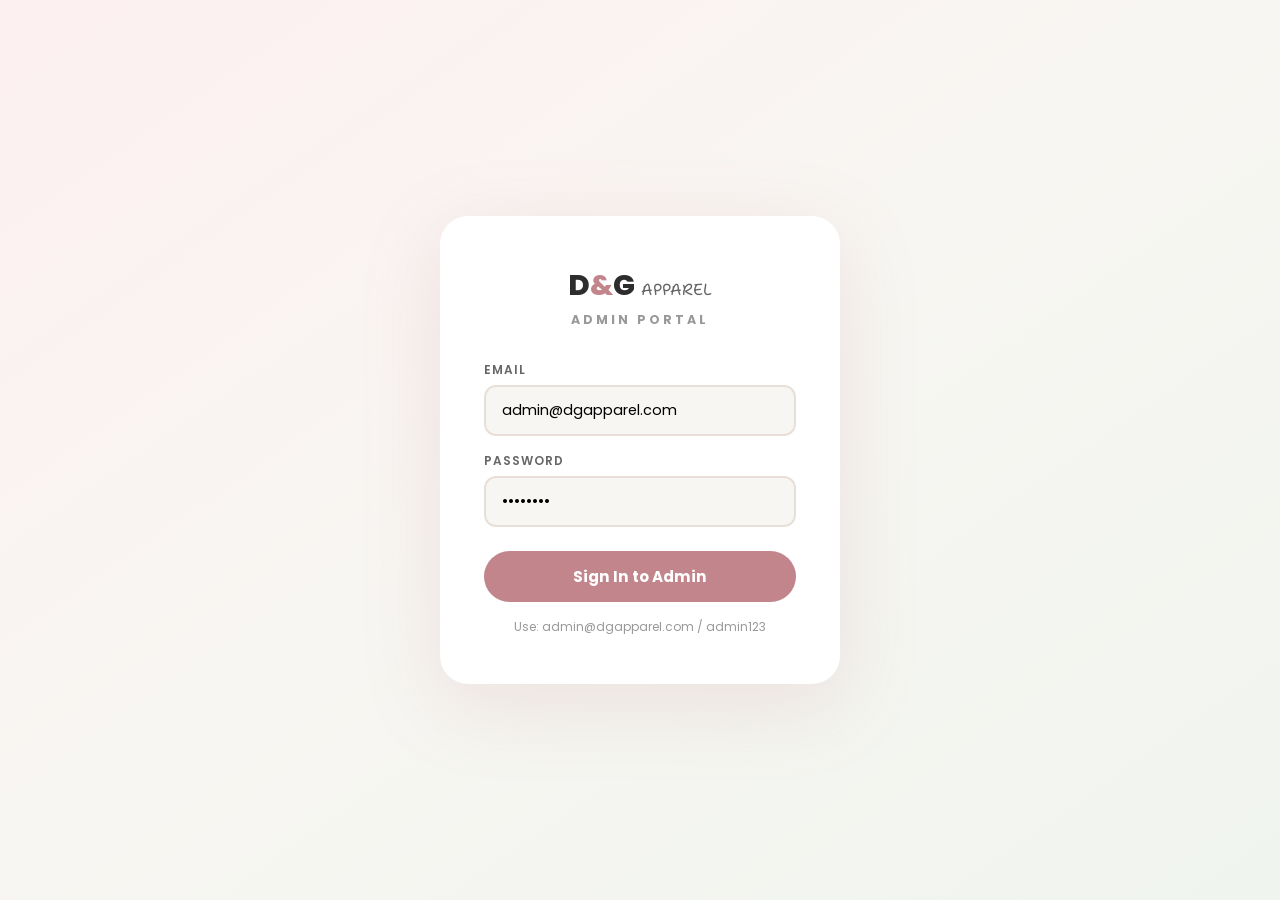
<file: PROJECTS/admin.html>
<!DOCTYPE html>
<html lang="en">
<head>
<meta charset="UTF-8">
<meta name="viewport" content="width=device-width, initial-scale=1.0">
<title>Admin — D&G Apparel</title>
<link href="https://fonts.googleapis.com/css2?family=Poppins:wght@300;400;500;600;700;800&family=Shantell+Sans:wght@300;400;500&display=swap" rel="stylesheet">
<style>
:root {
  --red: #c2858c;
  --red-dark: #b8737a;
  --red-light: #f1aaaa;
  --red-pale: #fdf0f1;
  --green: #556b44;
  --green-light: #92c28a;
  --green-pale: #eef5ea;
  --sage: #9a9b86;
  --orange: #eace89;
  --orange-pale: #fdf8ee;
  --cream: #f7f6f2;
  --white: #ffffff;
  --text-dark: #2d2d2d;
  --text-mid: #666;
  --text-light: #999;
  --border: #e8e0d8;
  --shadow: 0 4px 24px rgba(194,133,140,0.10);
  --shadow-hover: 0 8px 40px rgba(194,133,140,0.18);
  --radius: 20px;
  --radius-sm: 12px;
  --sidebar-w: 240px;
  --font-head: 'Poppins', sans-serif;
  --font-body: 'Shantell Sans', cursive;
  --transition: 0.25s cubic-bezier(0.4,0,0.2,1);
}
*, *::before, *::after { box-sizing: border-box; margin: 0; padding: 0; }
html { scroll-behavior: smooth; }
body { font-family: var(--font-head); background: var(--cream); color: var(--text-dark); min-height: 100vh; display: flex; overflow-x: hidden; }

/* ===== LOGIN ===== */
#loginScreen {
  position: fixed; inset: 0; z-index: 9999; display: flex; align-items: center; justify-content: center;
  background: linear-gradient(145deg, var(--red-pale) 0%, var(--cream) 50%, #f0f4ee 100%);
}
.login-card {
  background: white; border-radius: 28px; padding: 48px 44px; width: 100%; max-width: 400px;
  box-shadow: 0 20px 80px rgba(194,133,140,0.18); text-align: center;
  animation: slideUp 0.5s ease forwards;
}
@keyframes slideUp { from { opacity:0; transform:translateY(30px); } to { opacity:1; transform:translateY(0); } }
.login-logo { font-family: var(--font-head); font-weight: 800; font-size: 1.8rem; color: var(--text-dark); margin-bottom: 4px; }
.login-logo span { color: var(--red); }
.login-sub { font-size: 0.78rem; font-weight: 700; letter-spacing: 3px; text-transform: uppercase; color: var(--text-light); margin-bottom: 32px; }
.login-label { font-size: 0.75rem; font-weight: 600; text-transform: uppercase; letter-spacing: 1px; color: var(--text-mid); display: block; text-align: left; margin-bottom: 6px; margin-top: 16px; }
.login-input {
  width: 100%; padding: 13px 16px; border: 2px solid var(--border); border-radius: 12px;
  font-family: var(--font-head); font-size: 0.9rem; outline: none; transition: var(--transition);
  background: var(--cream);
}
.login-input:focus { border-color: var(--red); background: white; }
.login-btn {
  width: 100%; margin-top: 24px; padding: 14px; background: var(--red); color: white;
  border: none; border-radius: 100px; font-family: var(--font-head); font-size: 0.95rem;
  font-weight: 700; cursor: pointer; transition: var(--transition);
}
.login-btn:hover { background: var(--red-dark); transform: translateY(-2px); box-shadow: 0 8px 24px rgba(194,133,140,0.4); }
.login-hint { font-size: 0.75rem; color: var(--text-light); margin-top: 16px; }

/* ===== SIDEBAR ===== */
.sidebar {
  width: var(--sidebar-w); min-height: 100vh; background: white;
  border-right: 1px solid var(--border); display: flex; flex-direction: column;
  position: fixed; top: 0; left: 0; bottom: 0; z-index: 200;
  transition: var(--transition);
}
.sidebar-logo {
  padding: 28px 24px 20px; border-bottom: 1px solid var(--border);
}
.sidebar-logo .logo-text { font-weight: 800; font-size: 1.25rem; }
.sidebar-logo .logo-text span { color: var(--red); }
.sidebar-logo .logo-small { font-size: 0.65rem; font-weight: 700; letter-spacing: 3px; color: var(--text-light); text-transform: uppercase; display: block; margin-top: 2px; }
.sidebar-logo .admin-badge {
  display: inline-block; background: var(--red-pale); color: var(--red);
  font-size: 0.62rem; font-weight: 700; letter-spacing: 1.5px; text-transform: uppercase;
  padding: 3px 10px; border-radius: 100px; margin-top: 8px;
}
.sidebar-nav { padding: 16px 12px; flex: 1; overflow-y: auto; }
.nav-section-label {
  font-size: 0.62rem; font-weight: 700; letter-spacing: 2px; text-transform: uppercase;
  color: var(--text-light); padding: 12px 12px 6px;
}
.nav-item {
  display: flex; align-items: center; gap: 12px; padding: 10px 14px; border-radius: 12px;
  font-size: 0.875rem; font-weight: 500; color: var(--text-mid);
  cursor: pointer; transition: var(--transition); margin-bottom: 2px; text-decoration: none;
}
.nav-item:hover { background: var(--cream); color: var(--text-dark); }
.nav-item.active { background: var(--red-pale); color: var(--red); font-weight: 600; }
.nav-item svg { flex-shrink: 0; opacity: 0.7; }
.nav-item.active svg { opacity: 1; }
.nav-badge {
  margin-left: auto; background: var(--red); color: white;
  font-size: 0.65rem; font-weight: 700; padding: 2px 7px; border-radius: 100px; min-width: 20px; text-align: center;
}
.sidebar-footer {
  padding: 16px 12px; border-top: 1px solid var(--border);
}
.sidebar-user {
  display: flex; align-items: center; gap: 10px; padding: 10px 14px; border-radius: 12px;
  cursor: pointer; transition: var(--transition);
}
.sidebar-user:hover { background: var(--cream); }
.user-avatar {
  width: 36px; height: 36px; border-radius: 50%; background: var(--red);
  color: white; font-weight: 700; font-size: 0.9rem; display: flex; align-items: center; justify-content: center;
  flex-shrink: 0;
}
.user-info .user-name { font-size: 0.82rem; font-weight: 600; }
.user-info .user-role { font-size: 0.7rem; color: var(--text-light); }

/* ===== MAIN CONTENT ===== */
.main { margin-left: var(--sidebar-w); flex: 1; min-height: 100vh; }
.topbar {
  background: white; border-bottom: 1px solid var(--border); padding: 16px 32px;
  display: flex; align-items: center; justify-content: space-between; position: sticky; top: 0; z-index: 100;
}
.topbar-left { display: flex; flex-direction: column; }
.topbar-title { font-size: 1.25rem; font-weight: 700; }
.topbar-sub { font-size: 0.78rem; color: var(--text-light); margin-top: 1px; }
.topbar-actions { display: flex; align-items: center; gap: 12px; }
.topbar-btn {
  display: flex; align-items: center; gap: 7px; padding: 9px 18px; border-radius: 100px;
  font-family: var(--font-head); font-size: 0.82rem; font-weight: 600; cursor: pointer; transition: var(--transition);
}
.topbar-btn.primary { background: var(--red); color: white; border: none; }
.topbar-btn.primary:hover { background: var(--red-dark); transform: translateY(-1px); }
.topbar-btn.ghost { background: none; color: var(--text-mid); border: 1.5px solid var(--border); }
.topbar-btn.ghost:hover { border-color: var(--red); color: var(--red); }

/* ===== CONTENT PANELS ===== */
.panel { display: none; padding: 32px; }
.panel.active { display: block; animation: fadeIn 0.25s ease; }
@keyframes fadeIn { from { opacity:0; transform:translateY(10px); } to { opacity:1; transform:translateY(0); } }

/* ===== STATS GRID ===== */
.stats-grid {
  display: grid; grid-template-columns: repeat(4, 1fr); gap: 20px; margin-bottom: 32px;
}
.stat-card {
  background: white; border-radius: var(--radius); padding: 24px; border: 1px solid var(--border);
  transition: var(--transition);
}
.stat-card:hover { box-shadow: var(--shadow-hover); transform: translateY(-2px); }
.stat-label { font-size: 0.72rem; font-weight: 700; letter-spacing: 2px; text-transform: uppercase; color: var(--text-light); margin-bottom: 10px; }
.stat-value { font-size: 2rem; font-weight: 800; color: var(--text-dark); line-height: 1; }
.stat-change { font-size: 0.75rem; font-weight: 600; margin-top: 8px; display: flex; align-items: center; gap: 4px; }
.stat-change.up { color: var(--green); }
.stat-change.down { color: var(--red); }
.stat-icon { width: 42px; height: 42px; border-radius: 12px; display: flex; align-items: center; justify-content: center; font-size: 1.2rem; margin-bottom: 14px; }
.stat-icon.red { background: var(--red-pale); }
.stat-icon.green { background: var(--green-pale); }
.stat-icon.orange { background: var(--orange-pale); }
.stat-icon.sage { background: #f3f3ef; }

/* ===== GRID 2 ===== */
.grid2 { display: grid; grid-template-columns: 1.5fr 1fr; gap: 20px; margin-bottom: 32px; }
.card {
  background: white; border-radius: var(--radius); border: 1px solid var(--border); overflow: hidden;
}
.card-header {
  padding: 20px 24px 16px; display: flex; align-items: center; justify-content: space-between;
  border-bottom: 1px solid var(--border);
}
.card-title { font-size: 0.95rem; font-weight: 700; }
.card-link { font-size: 0.78rem; color: var(--red); font-weight: 600; cursor: pointer; }
.card-link:hover { text-decoration: underline; }

/* ===== TABLE ===== */
.table-wrap { overflow-x: auto; }
table { width: 100%; border-collapse: collapse; }
th {
  font-size: 0.68rem; font-weight: 700; letter-spacing: 1.5px; text-transform: uppercase;
  color: var(--text-light); padding: 12px 16px; text-align: left; background: var(--cream);
  border-bottom: 1px solid var(--border);
}
td { padding: 13px 16px; font-size: 0.84rem; border-bottom: 1px solid var(--border); vertical-align: middle; }
tr:last-child td { border-bottom: none; }
tr:hover td { background: #fdfcfb; }
.order-num { font-weight: 700; color: var(--red); font-size: 0.8rem; }
.status-pill {
  display: inline-flex; align-items: center; gap: 5px; padding: 4px 10px; border-radius: 100px;
  font-size: 0.72rem; font-weight: 700;
}
.status-pill.delivered { background: var(--green-pale); color: var(--green); }
.status-pill.shipped { background: #e8f0fe; color: #1967d2; }
.status-pill.processing { background: var(--orange-pale); color: #b06a00; }
.status-pill.pending { background: var(--cream); color: var(--text-mid); }
.status-pill.cancelled { background: #fce8e8; color: #c62828; }
.status-pill::before { content: '●'; font-size: 0.5rem; }

/* ===== TOP PRODUCTS LIST ===== */
.product-row {
  display: flex; align-items: center; gap: 12px; padding: 12px 24px;
  border-bottom: 1px solid var(--border); transition: var(--transition);
}
.product-row:last-child { border-bottom: none; }
.product-row:hover { background: var(--cream); }
.prod-thumb {
  width: 44px; height: 44px; border-radius: 10px; overflow: hidden; background: var(--cream);
  flex-shrink: 0; border: 1px solid var(--border);
}
.prod-thumb img { width: 100%; height: 100%; object-fit: cover; }
.prod-thumb-placeholder {
  width: 44px; height: 44px; border-radius: 10px; background: var(--cream);
  display: flex; align-items: center; justify-content: center; font-size: 1.2rem;
  flex-shrink: 0; border: 1px solid var(--border);
}
.prod-info .prod-name { font-size: 0.82rem; font-weight: 600; }
.prod-info .prod-cat { font-size: 0.72rem; color: var(--text-light); }
.prod-sales { margin-left: auto; text-align: right; }
.prod-sales .sales-num { font-size: 0.88rem; font-weight: 700; }
.prod-sales .sales-label { font-size: 0.68rem; color: var(--text-light); }
.rank-num { font-size: 0.7rem; font-weight: 800; color: var(--text-light); width: 20px; flex-shrink: 0; }

/* ===== PRODUCTS MANAGEMENT ===== */
.filters-bar {
  display: flex; gap: 10px; align-items: center; margin-bottom: 24px; flex-wrap: wrap;
}
.filter-chip {
  padding: 7px 16px; border-radius: 100px; font-family: var(--font-head); font-size: 0.78rem;
  font-weight: 600; cursor: pointer; border: 1.5px solid var(--border); background: white;
  color: var(--text-mid); transition: var(--transition);
}
.filter-chip.active, .filter-chip:hover { background: var(--red); color: white; border-color: var(--red); }
.admin-input {
  padding: 9px 14px; border: 1.5px solid var(--border); border-radius: 10px;
  font-family: var(--font-head); font-size: 0.85rem; outline: none; transition: var(--transition);
  background: white;
}
.admin-input:focus { border-color: var(--red); }
.products-admin-grid {
  display: grid; grid-template-columns: repeat(auto-fill, minmax(220px, 1fr)); gap: 16px;
}
.product-admin-card {
  background: white; border-radius: var(--radius-sm); border: 1.5px solid var(--border);
  overflow: hidden; transition: var(--transition);
}
.product-admin-card:hover { border-color: var(--red-light); box-shadow: var(--shadow); }
.pac-img { height: 160px; overflow: hidden; background: var(--cream); position: relative; }
.pac-img img { width: 100%; height: 100%; object-fit: cover; transition: transform 0.4s ease; }
.product-admin-card:hover .pac-img img { transform: scale(1.05); }
.pac-badge {
  position: absolute; top: 8px; left: 8px; padding: 3px 9px; border-radius: 100px;
  font-size: 0.65rem; font-weight: 700; background: var(--red); color: white;
}
.pac-badge.green { background: var(--green); }
.pac-body { padding: 14px; }
.pac-name { font-size: 0.82rem; font-weight: 700; margin-bottom: 3px; line-height: 1.3; }
.pac-cat { font-size: 0.7rem; color: var(--text-light); margin-bottom: 8px; }
.pac-bottom { display: flex; align-items: center; justify-content: space-between; }
.pac-price { font-size: 0.9rem; font-weight: 800; color: var(--red); }
.pac-actions { display: flex; gap: 5px; }
.pac-btn {
  width: 28px; height: 28px; border-radius: 8px; display: flex; align-items: center; justify-content: center;
  cursor: pointer; transition: var(--transition); border: none;
}
.pac-btn.edit { background: var(--cream); color: var(--text-mid); }
.pac-btn.edit:hover { background: var(--orange-pale); color: #b06a00; }
.pac-btn.del { background: var(--cream); color: var(--text-mid); }
.pac-btn.del:hover { background: #fce8e8; color: #c62828; }

/* ===== ORDERS TABLE ===== */
.page-controls {
  display: flex; align-items: center; justify-content: space-between; margin-bottom: 24px; flex-wrap: wrap; gap: 12px;
}
.search-input-wrap { position: relative; }
.search-input-wrap svg { position: absolute; left: 12px; top: 50%; transform: translateY(-50%); color: var(--text-light); }
.search-input-wrap input { padding-left: 38px; width: 240px; }
.action-row { display: flex; gap: 8px; }

/* ===== INVENTORY ===== */
.inv-table th:first-child, .inv-table td:first-child { padding-left: 24px; }
.inv-table th:last-child, .inv-table td:last-child { padding-right: 24px; }
.stock-bar-wrap { display: flex; align-items: center; gap: 10px; }
.stock-bar-bg { height: 6px; width: 80px; background: var(--border); border-radius: 100px; overflow: hidden; }
.stock-bar-fill { height: 100%; border-radius: 100px; transition: width 0.4s ease; }
.stock-bar-fill.high { background: var(--green); }
.stock-bar-fill.mid { background: var(--orange); }
.stock-bar-fill.low { background: var(--red); }
.stock-num { font-size: 0.78rem; font-weight: 600; min-width: 30px; }
.edit-stock-btn {
  padding: 4px 10px; border-radius: 8px; font-family: var(--font-head); font-size: 0.72rem;
  font-weight: 600; cursor: pointer; border: 1.5px solid var(--border); background: white;
  color: var(--text-mid); transition: var(--transition);
}
.edit-stock-btn:hover { border-color: var(--red); color: var(--red); }

/* ===== CUSTOMERS ===== */
.customer-avatar {
  width: 34px; height: 34px; border-radius: 50%; display: flex; align-items: center; justify-content: center;
  font-weight: 700; font-size: 0.8rem; color: white; flex-shrink: 0;
}

/* ===== MODAL ===== */
.modal-overlay {
  position: fixed; inset: 0; background: rgba(0,0,0,0.4); z-index: 1000;
  display: flex; align-items: center; justify-content: center; padding: 20px;
  opacity: 0; pointer-events: none; transition: opacity 0.3s ease;
}
.modal-overlay.open { opacity: 1; pointer-events: all; }
.modal-box {
  background: white; border-radius: 24px; width: 100%; max-width: 520px; max-height: 90vh;
  overflow-y: auto; box-shadow: 0 24px 80px rgba(0,0,0,0.18);
  transform: translateY(20px); transition: transform 0.3s ease;
}
.modal-overlay.open .modal-box { transform: translateY(0); }
.modal-head {
  padding: 24px 28px 18px; display: flex; align-items: center; justify-content: space-between;
  border-bottom: 1px solid var(--border);
}
.modal-head h3 { font-size: 1.05rem; font-weight: 700; }
.modal-close {
  width: 32px; height: 32px; border-radius: 50%; background: var(--cream); border: none;
  cursor: pointer; display: flex; align-items: center; justify-content: center;
  font-size: 0.9rem; transition: var(--transition);
}
.modal-close:hover { background: var(--red-light); }
.modal-body { padding: 24px 28px; }
.form-group { margin-bottom: 18px; }
.form-label { display: block; font-size: 0.75rem; font-weight: 600; color: var(--text-mid); text-transform: uppercase; letter-spacing: 1px; margin-bottom: 7px; }
.form-control {
  width: 100%; padding: 11px 14px; border: 2px solid var(--border); border-radius: 10px;
  font-family: var(--font-head); font-size: 0.88rem; outline: none; transition: var(--transition);
  background: var(--cream);
}
.form-control:focus { border-color: var(--red); background: white; }
.form-row { display: grid; grid-template-columns: 1fr 1fr; gap: 14px; }
.modal-foot {
  padding: 16px 28px 24px; display: flex; gap: 10px; justify-content: flex-end;
}
.btn-cancel {
  padding: 10px 22px; border-radius: 100px; font-family: var(--font-head); font-size: 0.85rem;
  font-weight: 600; cursor: pointer; border: 1.5px solid var(--border); background: white;
  color: var(--text-mid); transition: var(--transition);
}
.btn-cancel:hover { border-color: var(--red); color: var(--red); }
.btn-save {
  padding: 10px 22px; border-radius: 100px; font-family: var(--font-head); font-size: 0.85rem;
  font-weight: 600; cursor: pointer; border: none; background: var(--red); color: white;
  transition: var(--transition);
}
.btn-save:hover { background: var(--red-dark); transform: translateY(-1px); }

/* ===== TOAST ===== */
.toast {
  position: fixed; bottom: 28px; right: 28px; background: var(--text-dark); color: white;
  padding: 13px 22px; border-radius: 12px; font-size: 0.85rem; font-weight: 500;
  z-index: 9999; transform: translateY(80px); opacity: 0; transition: all 0.3s ease;
  box-shadow: 0 8px 32px rgba(0,0,0,0.2); max-width: 340px;
}
.toast.show { transform: translateY(0); opacity: 1; }

/* ===== SETTINGS ===== */
.settings-grid { display: grid; grid-template-columns: 1fr 1fr; gap: 20px; }
.settings-card { background: white; border-radius: var(--radius); border: 1px solid var(--border); padding: 28px; }
.settings-card h4 { font-size: 0.92rem; font-weight: 700; margin-bottom: 4px; }
.settings-card .settings-desc { font-size: 0.78rem; color: var(--text-light); margin-bottom: 20px; }
.toggle-row { display: flex; align-items: center; justify-content: space-between; padding: 12px 0; border-bottom: 1px solid var(--border); }
.toggle-row:last-child { border-bottom: none; }
.toggle-label { font-size: 0.84rem; font-weight: 500; }
.toggle-sublabel { font-size: 0.72rem; color: var(--text-light); margin-top: 2px; }
.toggle {
  width: 44px; height: 24px; background: var(--border); border-radius: 100px;
  cursor: pointer; position: relative; transition: var(--transition); flex-shrink: 0; border: none;
}
.toggle.on { background: var(--green); }
.toggle::after {
  content: ''; position: absolute; width: 18px; height: 18px; border-radius: 50%;
  background: white; top: 3px; left: 3px; transition: var(--transition);
  box-shadow: 0 1px 4px rgba(0,0,0,0.2);
}
.toggle.on::after { left: 23px; }

/* ===== ANALYTICS BARS ===== */
.analytics-bar-wrap { padding: 20px 24px; }
.cat-bar-row { display: flex; align-items: center; gap: 14px; margin-bottom: 16px; }
.cat-bar-label { font-size: 0.78rem; font-weight: 600; width: 80px; flex-shrink: 0; }
.cat-bar-bg { flex: 1; height: 10px; background: var(--cream); border-radius: 100px; overflow: hidden; }
.cat-bar-fill { height: 100%; border-radius: 100px; transition: width 0.8s cubic-bezier(0.4,0,0.2,1); }
.cat-bar-num { font-size: 0.78rem; font-weight: 700; width: 50px; text-align: right; color: var(--text-mid); }

/* ===== MOBILE SIDEBAR TOGGLE ===== */
.mobile-toggle {
  display: none; position: fixed; top: 16px; left: 16px; z-index: 300;
  width: 40px; height: 40px; border-radius: 12px; background: white; border: 1px solid var(--border);
  cursor: pointer; align-items: center; justify-content: center; box-shadow: var(--shadow);
}

@media (max-width: 900px) {
  .sidebar { transform: translateX(-100%); }
  .sidebar.open { transform: translateX(0); }
  .main { margin-left: 0; }
  .mobile-toggle { display: flex; }
  .stats-grid { grid-template-columns: 1fr 1fr; }
  .grid2 { grid-template-columns: 1fr; }
  .settings-grid { grid-template-columns: 1fr; }
  .topbar { padding: 16px 16px 16px 64px; }
  .panel { padding: 24px 16px; }
}
@media (max-width: 600px) {
  .stats-grid { grid-template-columns: 1fr; }
  .form-row { grid-template-columns: 1fr; }
}
</style>
</head>
<body>

<!-- LOGIN SCREEN -->
<div id="loginScreen">
  <div class="login-card">
    <div class="login-logo">D<span>&</span>G <span style="font-family:var(--font-body);font-weight:400;font-size:1rem;color:var(--text-mid)">APPAREL</span></div>
    <div class="login-sub">Admin Portal</div>
    <label class="login-label">Email</label>
    <input class="login-input" id="loginEmail" type="email" placeholder="admin@dgapparel.com" value="admin@dgapparel.com">
    <label class="login-label">Password</label>
    <input class="login-input" id="loginPass" type="password" placeholder="••••••••" value="admin123">
    <button class="login-btn" onclick="doLogin()">Sign In to Admin</button>
    <p class="login-hint">Use: admin@dgapparel.com / admin123</p>
  </div>
</div>

<!-- MOBILE SIDEBAR TOGGLE -->
<button class="mobile-toggle" id="mobileToggle" onclick="document.getElementById('sidebar').classList.toggle('open')">
  <svg width="18" height="18" viewBox="0 0 24 24" fill="none" stroke="currentColor" stroke-width="2">
    <line x1="3" y1="6" x2="21" y2="6"/><line x1="3" y1="12" x2="21" y2="12"/><line x1="3" y1="18" x2="21" y2="18"/>
  </svg>
</button>

<!-- SIDEBAR -->
<aside class="sidebar" id="sidebar">
  <div class="sidebar-logo">
    <div class="logo-text">D<span>&</span>G <small style="font-family:var(--font-body);font-weight:400;font-size:0.85rem;color:var(--text-mid)">Apparel</small></div>
    <span class="admin-badge">Admin Panel</span>
  </div>
  <nav class="sidebar-nav">
    <div class="nav-section-label">Overview</div>
    <a class="nav-item active" onclick="showPanel('dashboard',this)">
      <svg width="16" height="16" viewBox="0 0 24 24" fill="none" stroke="currentColor" stroke-width="2"><rect x="3" y="3" width="7" height="7"/><rect x="14" y="3" width="7" height="7"/><rect x="14" y="14" width="7" height="7"/><rect x="3" y="14" width="7" height="7"/></svg>
      Dashboard
    </a>
    <a class="nav-item" onclick="showPanel('analytics',this)">
      <svg width="16" height="16" viewBox="0 0 24 24" fill="none" stroke="currentColor" stroke-width="2"><polyline points="22 12 18 12 15 21 9 3 6 12 2 12"/></svg>
      Analytics
    </a>
    <div class="nav-section-label" style="margin-top:8px;">Catalog</div>
    <a class="nav-item" onclick="showPanel('products',this)">
      <svg width="16" height="16" viewBox="0 0 24 24" fill="none" stroke="currentColor" stroke-width="2"><path d="M6 2 3 6v14a2 2 0 0 0 2 2h14a2 2 0 0 0 2-2V6l-3-4z"/><line x1="3" y1="6" x2="21" y2="6"/><path d="M16 10a4 4 0 0 1-8 0"/></svg>
      Products
    </a>
    <a class="nav-item" onclick="showPanel('inventory',this)">
      <svg width="16" height="16" viewBox="0 0 24 24" fill="none" stroke="currentColor" stroke-width="2"><rect x="2" y="7" width="20" height="14" rx="2"/><path d="M16 7V5a2 2 0 0 0-2-2h-4a2 2 0 0 0-2 2v2"/></svg>
      Inventory
    </a>
    <div class="nav-section-label" style="margin-top:8px;">Sales</div>
    <a class="nav-item" onclick="showPanel('orders',this)">
      <svg width="16" height="16" viewBox="0 0 24 24" fill="none" stroke="currentColor" stroke-width="2"><path d="M9 11l3 3L22 4"/><path d="M21 12v7a2 2 0 0 1-2 2H5a2 2 0 0 1-2-2V5a2 2 0 0 1 2-2h11"/></svg>
      Orders
      <span class="nav-badge" id="ordersNavBadge">5</span>
    </a>
    <a class="nav-item" onclick="showPanel('customers',this)">
      <svg width="16" height="16" viewBox="0 0 24 24" fill="none" stroke="currentColor" stroke-width="2"><path d="M17 21v-2a4 4 0 0 0-4-4H5a4 4 0 0 0-4 4v2"/><circle cx="9" cy="7" r="4"/><path d="M23 21v-2a4 4 0 0 0-3-3.87"/><path d="M16 3.13a4 4 0 0 1 0 7.75"/></svg>
      Customers
    </a>
    <div class="nav-section-label" style="margin-top:8px;">System</div>
    <a class="nav-item" onclick="showPanel('settings',this)">
      <svg width="16" height="16" viewBox="0 0 24 24" fill="none" stroke="currentColor" stroke-width="2"><circle cx="12" cy="12" r="3"/><path d="M19.07 4.93a10 10 0 0 1 0 14.14"/><path d="M4.93 4.93a10 10 0 0 0 0 14.14"/></svg>
      Settings
    </a>
  </nav>
  <div class="sidebar-footer">
    <div class="sidebar-user" onclick="doLogout()">
      <div class="user-avatar">A</div>
      <div class="user-info">
        <div class="user-name">Admin</div>
        <div class="user-role">Sign out</div>
      </div>
      <svg width="14" height="14" viewBox="0 0 24 24" fill="none" stroke="currentColor" stroke-width="2" style="color:var(--text-light);flex-shrink:0"><path d="M9 21H5a2 2 0 0 1-2-2V5a2 2 0 0 1 2-2h4"/><polyline points="16 17 21 12 16 7"/><line x1="21" y1="12" x2="9" y2="12"/></svg>
    </div>
  </div>
</aside>

<!-- MAIN -->
<main class="main">
  <div class="topbar">
    <div class="topbar-left">
      <div class="topbar-title" id="topbarTitle">Dashboard</div>
      <div class="topbar-sub" id="topbarSub">Welcome back, Admin 👋</div>
    </div>
    <div class="topbar-actions">
      <button class="topbar-btn ghost" onclick="showToast('Refreshed ✓')">
        <svg width="14" height="14" viewBox="0 0 24 24" fill="none" stroke="currentColor" stroke-width="2"><polyline points="23 4 23 10 17 10"/><polyline points="1 20 1 14 7 14"/><path d="M3.51 9a9 9 0 0 1 14.85-3.36L23 10M1 14l4.64 4.36A9 9 0 0 0 20.49 15"/></svg>
        Refresh
      </button>
      <button class="topbar-btn primary" onclick="openAddProduct()">
        <svg width="14" height="14" viewBox="0 0 24 24" fill="none" stroke="currentColor" stroke-width="2"><line x1="12" y1="5" x2="12" y2="19"/><line x1="5" y1="12" x2="19" y2="12"/></svg>
        Add Product
      </button>
    </div>
  </div>

  <!-- ===== DASHBOARD ===== -->
  <div class="panel active" id="panel-dashboard">
    <div class="stats-grid">
      <div class="stat-card">
        <div class="stat-icon red">💰</div>
        <div class="stat-label">Total Revenue</div>
        <div class="stat-value">₱84,320</div>
        <div class="stat-change up">▲ 12.4% this month</div>
      </div>
      <div class="stat-card">
        <div class="stat-icon green">📦</div>
        <div class="stat-label">Total Orders</div>
        <div class="stat-value">143</div>
        <div class="stat-change up">▲ 8 this week</div>
      </div>
      <div class="stat-card">
        <div class="stat-icon orange">👥</div>
        <div class="stat-label">Customers</div>
        <div class="stat-value">512</div>
        <div class="stat-change up">▲ 24 new this month</div>
      </div>
      <div class="stat-card">
        <div class="stat-icon sage">🛍️</div>
        <div class="stat-label">Products</div>
        <div class="stat-value" id="dashProductCount">16</div>
        <div class="stat-change up">▲ Active catalog</div>
      </div>
    </div>

    <div class="grid2">
      <!-- Recent Orders -->
      <div class="card">
        <div class="card-header">
          <div class="card-title">Recent Orders</div>
          <span class="card-link" onclick="showPanel('orders', document.querySelector('[onclick*=orders]'))">View all →</span>
        </div>
        <div class="table-wrap">
          <table>
            <thead><tr>
              <th>Order</th><th>Customer</th><th>Items</th><th>Total</th><th>Status</th>
            </tr></thead>
            <tbody id="dashOrdersBody"></tbody>
          </table>
        </div>
      </div>
      <!-- Top Products -->
      <div class="card">
        <div class="card-header">
          <div class="card-title">Top Products</div>
          <span class="card-link" onclick="showPanel('products', document.querySelector('[onclick*=products]'))">View all →</span>
        </div>
        <div id="topProductsList"></div>
      </div>
    </div>
  </div>

  <!-- ===== ANALYTICS ===== -->
  <div class="panel" id="panel-analytics">
    <div class="stats-grid">
      <div class="stat-card">
        <div class="stat-icon red">📈</div>
        <div class="stat-label">Avg Order Value</div>
        <div class="stat-value">₱1,048</div>
        <div class="stat-change up">▲ 5.2% vs last month</div>
      </div>
      <div class="stat-card">
        <div class="stat-icon green">🔄</div>
        <div class="stat-label">Repeat Customers</div>
        <div class="stat-value">38%</div>
        <div class="stat-change up">▲ 4% this quarter</div>
      </div>
      <div class="stat-card">
        <div class="stat-icon orange">❤️</div>
        <div class="stat-label">Wishlist Adds</div>
        <div class="stat-value">284</div>
        <div class="stat-change up">▲ 21 this week</div>
      </div>
      <div class="stat-card">
        <div class="stat-icon sage">🚚</div>
        <div class="stat-label">Shipped Today</div>
        <div class="stat-value">7</div>
        <div class="stat-change up">On track</div>
      </div>
    </div>

    <div class="grid2">
      <div class="card">
        <div class="card-header"><div class="card-title">Revenue by Month (2025)</div></div>
        <div style="padding:24px;">
          <div id="revenueChart" style="display:flex;align-items:flex-end;gap:10px;height:160px;"></div>
          <div id="revenueLabels" style="display:flex;gap:10px;margin-top:8px;"></div>
        </div>
      </div>
      <div class="card">
        <div class="card-header"><div class="card-title">Sales by Category</div></div>
        <div class="analytics-bar-wrap" id="catBars"></div>
      </div>
    </div>
  </div>

  <!-- ===== PRODUCTS ===== -->
  <div class="panel" id="panel-products">
    <div class="filters-bar">
      <button class="filter-chip active" onclick="filterAdminProducts('all',this)">All</button>
      <button class="filter-chip" onclick="filterAdminProducts('tops',this)">Tops</button>
      <button class="filter-chip" onclick="filterAdminProducts('bottoms',this)">Bottoms</button>
      <button class="filter-chip" onclick="filterAdminProducts('dresses',this)">Dresses</button>
      <div class="search-input-wrap" style="margin-left:auto;">
        <svg width="14" height="14" viewBox="0 0 24 24" fill="none" stroke="currentColor" stroke-width="2"><circle cx="11" cy="11" r="8"/><path d="m21 21-4.35-4.35"/></svg>
        <input class="admin-input" id="productSearch" placeholder="Search products..." oninput="searchAdminProducts(this.value)">
      </div>
      <button class="topbar-btn primary" onclick="openAddProduct()">+ Add Product</button>
    </div>
    <div class="products-admin-grid" id="adminProductGrid"></div>
  </div>

  <!-- ===== INVENTORY ===== -->
  <div class="panel" id="panel-inventory">
    <div class="page-controls">
      <div style="font-size:0.85rem;color:var(--text-mid)">Manage stock levels for all products</div>
      <button class="topbar-btn ghost" onclick="showToast('Inventory exported to CSV')">
        <svg width="14" height="14" viewBox="0 0 24 24" fill="none" stroke="currentColor" stroke-width="2"><path d="M21 15v4a2 2 0 0 1-2 2H5a2 2 0 0 1-2-2v-4"/><polyline points="7 10 12 15 17 10"/><line x1="12" y1="15" x2="12" y2="3"/></svg>
        Export CSV
      </button>
    </div>
    <div class="card">
      <div class="table-wrap">
        <table class="inv-table">
          <thead><tr>
            <th>Product</th><th>Category</th><th>Price</th><th>Stock</th><th>Tags</th><th>Action</th>
          </tr></thead>
          <tbody id="inventoryBody"></tbody>
        </table>
      </div>
    </div>
  </div>

  <!-- ===== ORDERS ===== -->
  <div class="panel" id="panel-orders">
    <div class="page-controls">
      <div class="search-input-wrap">
        <svg width="14" height="14" viewBox="0 0 24 24" fill="none" stroke="currentColor" stroke-width="2"><circle cx="11" cy="11" r="8"/><path d="m21 21-4.35-4.35"/></svg>
        <input class="admin-input" id="orderSearch" placeholder="Search orders..." oninput="searchOrders(this.value)">
      </div>
      <div class="action-row">
        <select class="admin-input" onchange="filterOrdersByStatus(this.value)" style="width:auto;padding:9px 14px;">
          <option value="">All Statuses</option>
          <option>Processing</option>
          <option>Shipped</option>
          <option>Delivered</option>
          <option>Pending</option>
          <option>Cancelled</option>
        </select>
        <button class="topbar-btn ghost" onclick="showToast('Orders exported')">Export</button>
      </div>
    </div>
    <div class="card">
      <div class="table-wrap">
        <table>
          <thead><tr>
            <th>Order ID</th><th>Customer</th><th>Date</th><th>Items</th><th>Total</th><th>Status</th><th>Action</th>
          </tr></thead>
          <tbody id="ordersBody"></tbody>
        </table>
      </div>
    </div>
  </div>

  <!-- ===== CUSTOMERS ===== -->
  <div class="panel" id="panel-customers">
    <div class="page-controls">
      <div class="search-input-wrap">
        <svg width="14" height="14" viewBox="0 0 24 24" fill="none" stroke="currentColor" stroke-width="2"><circle cx="11" cy="11" r="8"/><path d="m21 21-4.35-4.35"/></svg>
        <input class="admin-input" placeholder="Search customers..." style="width:240px;">
      </div>
      <button class="topbar-btn ghost" onclick="showToast('Customer list exported')">Export</button>
    </div>
    <div class="card">
      <div class="table-wrap">
        <table>
          <thead><tr>
            <th>Customer</th><th>Email</th><th>Joined</th><th>Orders</th><th>Total Spent</th><th>Status</th>
          </tr></thead>
          <tbody id="customersBody"></tbody>
        </table>
      </div>
    </div>
  </div>

  <!-- ===== SETTINGS ===== -->
  <div class="panel" id="panel-settings">
    <div class="settings-grid">
      <div class="settings-card">
        <h4>Store Info</h4>
        <p class="settings-desc">Basic store details visible to customers.</p>
        <div class="form-group"><label class="form-label">Store Name</label><input class="form-control" value="D&G Apparel"></div>
        <div class="form-group"><label class="form-label">Tagline</label><input class="form-control" value="Korean Inspired. Bangkok Styled."></div>
        <div class="form-group"><label class="form-label">Contact Email</label><input class="form-control" value="hello@dgapparel.com"></div>
        <div class="form-group"><label class="form-label">Currency</label>
          <select class="form-control"><option>₱ Philippine Peso (PHP)</option><option>$ US Dollar (USD)</option></select>
        </div>
        <button class="btn-save" onclick="showToast('Store info saved ✓')">Save Changes</button>
      </div>
      <div class="settings-card">
        <h4>Notifications</h4>
        <p class="settings-desc">Control which alerts you receive.</p>
        <div class="toggle-row">
          <div><div class="toggle-label">New Orders</div><div class="toggle-sublabel">Notify on every new order</div></div>
          <button class="toggle on" onclick="this.classList.toggle('on')"></button>
        </div>
        <div class="toggle-row">
          <div><div class="toggle-label">Low Stock Alert</div><div class="toggle-sublabel">When stock drops below 5</div></div>
          <button class="toggle on" onclick="this.classList.toggle('on')"></button>
        </div>
        <div class="toggle-row">
          <div><div class="toggle-label">New Customers</div><div class="toggle-sublabel">Alert on new sign-ups</div></div>
          <button class="toggle" onclick="this.classList.toggle('on')"></button>
        </div>
        <div class="toggle-row">
          <div><div class="toggle-label">Order Delivered</div><div class="toggle-sublabel">Confirm when orders delivered</div></div>
          <button class="toggle on" onclick="this.classList.toggle('on')"></button>
        </div>
      </div>
      <div class="settings-card">
        <h4>Admin Access</h4>
        <p class="settings-desc">Manage admin credentials.</p>
        <div class="form-group"><label class="form-label">Admin Email</label><input class="form-control" value="admin@dgapparel.com"></div>
        <div class="form-group"><label class="form-label">New Password</label><input class="form-control" type="password" placeholder="Leave blank to keep current"></div>
        <div class="form-group"><label class="form-label">Confirm Password</label><input class="form-control" type="password" placeholder="Repeat new password"></div>
        <button class="btn-save" onclick="showToast('Password updated ✓')">Update Password</button>
      </div>
      <div class="settings-card">
        <h4>Store Features</h4>
        <p class="settings-desc">Toggle storefront features on/off.</p>
        <div class="toggle-row">
          <div><div class="toggle-label">Shop Page</div><div class="toggle-sublabel">Allow customers to browse</div></div>
          <button class="toggle on" onclick="this.classList.toggle('on')"></button>
        </div>
        <div class="toggle-row">
          <div><div class="toggle-label">Guest Checkout</div><div class="toggle-sublabel">No login required to order</div></div>
          <button class="toggle on" onclick="this.classList.toggle('on')"></button>
        </div>
        <div class="toggle-row">
          <div><div class="toggle-label">Wishlist</div><div class="toggle-sublabel">Show wishlist on product cards</div></div>
          <button class="toggle on" onclick="this.classList.toggle('on')"></button>
        </div>
        <div class="toggle-row">
          <div><div class="toggle-label">Maintenance Mode</div><div class="toggle-sublabel">Temporarily close the store</div></div>
          <button class="toggle" onclick="this.classList.toggle('on')"></button>
        </div>
      </div>
    </div>
  </div>
</main>

<!-- ADD/EDIT PRODUCT MODAL -->
<div class="modal-overlay" id="productModal">
  <div class="modal-box">
    <div class="modal-head">
      <h3 id="modalTitle">Add New Product</h3>
      <button class="modal-close" onclick="closeModal()">✕</button>
    </div>
    <div class="modal-body">
      <div class="form-row">
        <div class="form-group">
          <label class="form-label">Product Name</label>
          <input class="form-control" id="fName" placeholder="e.g. Sage Green Midi Dress">
        </div>
        <div class="form-group">
          <label class="form-label">Category</label>
          <select class="form-control" id="fCategory">
            <option>Tops</option><option>Bottoms</option><option>Dresses</option>
            <option>Outerwear</option><option>Accessories</option>
          </select>
        </div>
      </div>
      <div class="form-row">
        <div class="form-group">
          <label class="form-label">Price (₱)</label>
          <input class="form-control" id="fPrice" type="number" placeholder="999">
        </div>
        <div class="form-group">
          <label class="form-label">Badge</label>
          <select class="form-control" id="fBadge">
            <option value="">None</option>
            <option value="New">New</option>
            <option value="Best Seller">Best Seller</option>
            <option value="Sale">Sale</option>
          </select>
        </div>
      </div>
      <div class="form-group">
        <label class="form-label">Image Path</label>
        <input class="form-control" id="fImg" placeholder="images/product-name.jpg">
      </div>
      <div class="form-group">
        <label class="form-label">Tags (comma-separated)</label>
        <input class="form-control" id="fTags" placeholder="tops, new, bestsellers">
      </div>
      <div class="form-group">
        <label class="form-label">Stock Quantity</label>
        <input class="form-control" id="fStock" type="number" placeholder="20">
      </div>
    </div>
    <div class="modal-foot">
      <button class="btn-cancel" onclick="closeModal()">Cancel</button>
      <button class="btn-save" onclick="saveProduct()">Save Product</button>
    </div>
  </div>
</div>

<!-- ORDER DETAIL MODAL -->
<div class="modal-overlay" id="orderModal">
  <div class="modal-box">
    <div class="modal-head">
      <h3 id="orderModalTitle">Order Details</h3>
      <button class="modal-close" onclick="document.getElementById('orderModal').classList.remove('open')">✕</button>
    </div>
    <div class="modal-body" id="orderModalBody"></div>
    <div class="modal-foot">
      <button class="btn-cancel" onclick="document.getElementById('orderModal').classList.remove('open')">Close</button>
      <button class="btn-save" onclick="showToast('Status updated ✓'); document.getElementById('orderModal').classList.remove('open')">Update Status</button>
    </div>
  </div>
</div>

<!-- TOAST -->
<div class="toast" id="toast"></div>

<script>
// ===== PRODUCTS DATA (from app.js) =====
let PRODUCTS = [
  { id:1,  name:'Emerald Green Polo Knit Top',           category:'Tops',    price:799,  badge:'New',         badgeClass:'',      img:'images/emerald-green-polo-knit-top.jpg',            tags:['tops','new'],         stock:15 },
  { id:2,  name:'Off-White Polo Knit Top',               category:'Tops',    price:799,  badge:'Best Seller', badgeClass:'green', img:'images/off-white-polo-knit-top.jpg',                tags:['tops','bestsellers'], stock:8  },
  { id:3,  name:'Royal Blue Polo Bow Knit Top',          category:'Tops',    price:799,  badge:'New',         badgeClass:'',      img:'images/royal-blue-polo-bow-knit-top.jpg',           tags:['tops','new'],         stock:20 },
  { id:4,  name:'Light Pink & Black Striped Knit Top',   category:'Tops',    price:849,  badge:'New',         badgeClass:'',      img:'images/light-pink-black-striped-knit-top.jpg',      tags:['tops','new'],         stock:12 },
  { id:5,  name:'Light Grey Plaid Bow Knit Top',         category:'Tops',    price:849,  badge:'Best Seller', badgeClass:'green', img:'images/light-grey-plaid-bow-knit-top.jpg',          tags:['tops','bestsellers'], stock:3  },
  { id:6,  name:'Magenta Textured Bow Knit Top',         category:'Tops',    price:849,  badge:'New',         badgeClass:'',      img:'images/magenta-textured-bow-knit-top.jpg',          tags:['tops','new'],         stock:18 },
  { id:7,  name:'White Textured Bow Knit Top',           category:'Tops',    price:849,  badge:'Best Seller', badgeClass:'green', img:'images/white-textured-bow-knit-top.jpg',            tags:['tops','bestsellers'], stock:6  },
  { id:8,  name:'Apricot Cream Floral Puff Sleeve Dress',category:'Dresses', price:1299, badge:'New',         badgeClass:'',      img:'images/apricot-cream-floral-puff-sleeve-dress.jpg', tags:['dresses','new'],      stock:10 },
  { id:9,  name:'Sage Green Floral Puff Sleeve Dress',   category:'Dresses', price:1299, badge:'Best Seller', badgeClass:'green', img:'images/sage-green-floral-puff-sleeve-dress.jpg',    tags:['dresses','bestsellers'],stock:4 },
  { id:10, name:'Oatmeal Ribbed Knit Bodycon Dress',     category:'Dresses', price:1199, badge:'New',         badgeClass:'',      img:'images/oatmeal-ribbed-knit-bodycon-dress.jpg',      tags:['dresses','new'],      stock:9  },
  { id:11, name:'Pale Pink Tiered Maxi Skirt',           category:'Bottoms', price:999,  badge:'Best Seller', badgeClass:'green', img:'images/pale-pink-tiered-maxi-skirt.jpg',            tags:['bottoms','bestsellers'],stock:11},
  { id:12, name:'White Tiered Ribbon Maxi Skirt',        category:'Bottoms', price:999,  badge:'New',         badgeClass:'',      img:'images/white-tiered-ribbon-maxi-skirt.jpg',         tags:['bottoms','new'],      stock:7  },
  { id:13, name:'Light Blue Tiered Ribbon Maxi Skirt',   category:'Bottoms', price:999,  badge:'New',         badgeClass:'',      img:'images/light-blue-tiered-ribbon-maxi-skirt.jpg',    tags:['bottoms','new'],      stock:14 },
  { id:14, name:'Navy Blue Wide Leg Trousers',           category:'Bottoms', price:1099, badge:'',            badgeClass:'',      img:'images/navy-blue-wide-leg-trousers.jpg',            tags:['bottoms'],            stock:2  },
  { id:15, name:'Off-White Wide Leg Trousers',           category:'Bottoms', price:1099, badge:'',            badgeClass:'',      img:'images/off-white-wide-leg-trousers.jpg',            tags:['bottoms'],            stock:16 },
  { id:16, name:'White Wide Leg Trousers',               category:'Bottoms', price:1099, badge:'Best Seller', badgeClass:'green', img:'images/white-wide-leg-trousers.jpg',                tags:['bottoms','bestsellers'],stock:5 },
];

const ORDERS = [
  { id:'#DG-0143', customer:'Jessica M.',   date:'May 24, 2025', items:2, total:2598, status:'Delivered',  products:[8,9] },
  { id:'#DG-0142', customer:'Camille R.',   date:'May 24, 2025', items:1, total:849,  status:'Shipped',    products:[5]  },
  { id:'#DG-0141', customer:'Alyssa T.',    date:'May 23, 2025', items:3, total:3147, status:'Processing', products:[11,3,16] },
  { id:'#DG-0140', customer:'Mia Santos',   date:'May 23, 2025', items:1, total:1299, status:'Delivered',  products:[8]  },
  { id:'#DG-0139', customer:'Rina Cruz',    date:'May 22, 2025', items:2, total:1648, status:'Shipped',    products:[4,7] },
  { id:'#DG-0138', customer:'Bianca Lee',   date:'May 22, 2025', items:1, total:999,  status:'Pending',    products:[11] },
  { id:'#DG-0137', customer:'Sofia Tan',    date:'May 21, 2025', items:4, total:3946, status:'Delivered',  products:[1,2,6,7] },
  { id:'#DG-0136', customer:'Dana Reyes',   date:'May 21, 2025', items:1, total:1099, status:'Cancelled',  products:[15] },
  { id:'#DG-0135', customer:'Trisha Go',    date:'May 20, 2025', items:2, total:2398, status:'Delivered',  products:[9,13] },
  { id:'#DG-0134', customer:'Leah Ong',     date:'May 19, 2025', items:1, total:849,  status:'Delivered',  products:[7]  },
];

const CUSTOMERS = [
  { name:'Jessica M.',  email:'jessica.m@gmail.com',  joined:'Jan 2025', orders:6,  spent:8450,  status:'Active',   color:'#c2858c' },
  { name:'Camille R.',  email:'camille.r@gmail.com',  joined:'Feb 2025', orders:4,  spent:5200,  status:'Active',   color:'#92c28a' },
  { name:'Alyssa T.',   email:'alyssa.t@gmail.com',   joined:'Mar 2025', orders:2,  spent:3147,  status:'Active',   color:'#eace89' },
  { name:'Mia Santos',  email:'mia.santos@yahoo.com', joined:'Jan 2025', orders:8,  spent:12300, status:'Active',   color:'#556b44' },
  { name:'Rina Cruz',   email:'rina.cruz@gmail.com',  joined:'Apr 2025', orders:1,  spent:1648,  status:'Active',   color:'#9a9b86' },
  { name:'Bianca Lee',  email:'bianca.lee@gmail.com', joined:'May 2025', orders:1,  spent:999,   status:'New',      color:'#c2858c' },
  { name:'Sofia Tan',   email:'sofia.tan@gmail.com',  joined:'Feb 2025', orders:5,  spent:7200,  status:'Active',   color:'#92c28a' },
  { name:'Dana Reyes',  email:'dana.reyes@gmail.com', joined:'Mar 2025', orders:2,  spent:1800,  status:'Inactive', color:'#eace89' },
];

let editingProductId = null;
let currentAdminFilter = 'all';

// ===== LOGIN =====
function doLogin() {
  const email = document.getElementById('loginEmail').value;
  const pass = document.getElementById('loginPass').value;
  if (email === 'admin@dgapparel.com' && pass === 'admin123') {
    document.getElementById('loginScreen').style.display = 'none';
    initAdmin();
    showToast('Welcome back, Admin! 👋');
  } else {
    showToast('Invalid credentials');
  }
}
function doLogout() {
  if (confirm('Sign out of admin?')) {
    document.getElementById('loginScreen').style.display = 'flex';
  }
}
document.getElementById('loginPass').addEventListener('keydown', e => { if (e.key === 'Enter') doLogin(); });

// ===== PANEL NAVIGATION =====
const panelMeta = {
  dashboard:  { title:'Dashboard',  sub:'Welcome back, Admin 👋' },
  analytics:  { title:'Analytics',  sub:'Sales & performance overview' },
  products:   { title:'Products',   sub:'Manage your product catalog' },
  inventory:  { title:'Inventory',  sub:'Track stock levels' },
  orders:     { title:'Orders',     sub:'View and manage customer orders' },
  customers:  { title:'Customers',  sub:'Your customer base' },
  settings:   { title:'Settings',   sub:'Store configuration' },
};
function showPanel(name, clickedEl) {
  document.querySelectorAll('.panel').forEach(p => p.classList.remove('active'));
  document.querySelectorAll('.nav-item').forEach(n => n.classList.remove('active'));
  document.getElementById('panel-'+name).classList.add('active');
  if (clickedEl) clickedEl.classList.add('active');
  else {
    document.querySelectorAll('.nav-item').forEach(n => {
      if (n.getAttribute('onclick') && n.getAttribute('onclick').includes("'"+name+"'")) n.classList.add('active');
    });
  }
  const meta = panelMeta[name] || {};
  document.getElementById('topbarTitle').textContent = meta.title || name;
  document.getElementById('topbarSub').textContent = meta.sub || '';
  // Close mobile sidebar
  document.getElementById('sidebar').classList.remove('open');
}

// ===== INIT =====
function initAdmin() {
  renderDashboard();
  renderAnalytics();
  renderAdminProducts(PRODUCTS);
  renderInventory();
  renderOrders(ORDERS);
  renderCustomers();
}

// ===== DASHBOARD =====
function renderDashboard() {
  document.getElementById('dashProductCount').textContent = PRODUCTS.length;
  const tbody = document.getElementById('dashOrdersBody');
  tbody.innerHTML = ORDERS.slice(0,5).map(o => `
    <tr>
      <td><span class="order-num">${o.id}</span></td>
      <td>${o.customer}</td>
      <td>${o.items} item${o.items>1?'s':''}</td>
      <td style="font-weight:700;">₱${o.total.toLocaleString()}</td>
      <td><span class="status-pill ${o.status.toLowerCase()}">${o.status}</span></td>
    </tr>
  `).join('');
  // Top products
  const topProds = [...PRODUCTS].sort((a,b) => (b.tags.includes('bestsellers')?2:0)+(b.badge?1:0) - ((a.tags.includes('bestsellers')?2:0)+(a.badge?1:0))).slice(0,5);
  const container = document.getElementById('topProductsList');
  container.innerHTML = topProds.map((p,i) => `
    <div class="product-row">
      <span class="rank-num">${i+1}</span>
      <div class="prod-thumb-placeholder">${['👗','👚','👖','🧥','👜'][i]}</div>
      <div class="prod-info">
        <div class="prod-name">${p.name.length>26?p.name.slice(0,26)+'…':p.name}</div>
        <div class="prod-cat">${p.category}</div>
      </div>
      <div class="prod-sales">
        <div class="sales-num">₱${p.price.toLocaleString()}</div>
        <div class="sales-label">${p.badge||'In stock'}</div>
      </div>
    </div>
  `).join('');
}

// ===== ANALYTICS =====
function renderAnalytics() {
  // Revenue bar chart
  const months = ['Jan','Feb','Mar','Apr','May','Jun','Jul','Aug','Sep','Oct','Nov','Dec'];
  const data = [12400,9800,15600,11200,18300,0,0,0,0,0,0,0];
  const maxVal = Math.max(...data.filter(d=>d>0));
  const chartEl = document.getElementById('revenueChart');
  const labelsEl = document.getElementById('revenueLabels');
  chartEl.innerHTML = data.map((v,i) => {
    const h = v > 0 ? Math.max(8, (v/maxVal)*130) : 8;
    const color = v > 0 ? 'var(--red)' : 'var(--border)';
    return `<div style="flex:1;display:flex;flex-direction:column;align-items:center;gap:6px;">
      ${v>0?`<div style="font-size:0.65rem;font-weight:700;color:var(--text-mid)">₱${(v/1000).toFixed(0)}k</div>`:''}
      <div style="width:100%;background:${color};height:${h}px;border-radius:6px 6px 0 0;transition:height 0.6s ease;opacity:${v>0?1:0.3};"></div>
    </div>`;
  }).join('');
  labelsEl.innerHTML = months.map(m => `<div style="flex:1;text-align:center;font-size:0.65rem;color:var(--text-light);">${m}</div>`).join('');

  // Category bars
  const catData = [
    { name:'Tops', pct:42, color:'var(--red)' },
    { name:'Dresses', pct:31, color:'var(--green)' },
    { name:'Bottoms', pct:22, color:'var(--orange)' },
    { name:'Others', pct:5, color:'var(--sage)' },
  ];
  document.getElementById('catBars').innerHTML = catData.map(c => `
    <div class="cat-bar-row">
      <div class="cat-bar-label">${c.name}</div>
      <div class="cat-bar-bg"><div class="cat-bar-fill" style="width:${c.pct}%;background:${c.color}"></div></div>
      <div class="cat-bar-num">${c.pct}%</div>
    </div>
  `).join('');
}

// ===== PRODUCTS =====
function renderAdminProducts(list) {
  document.getElementById('adminProductGrid').innerHTML = list.map(p => `
    <div class="product-admin-card">
      <div class="pac-img">
        <img src="${p.img}" alt="${p.name}" onerror="this.style.display='none'">
        ${p.badge ? `<div class="pac-badge ${p.badgeClass||''}">${p.badge}</div>` : ''}
      </div>
      <div class="pac-body">
        <div class="pac-name">${p.name}</div>
        <div class="pac-cat">${p.category}</div>
        <div class="pac-bottom">
          <div class="pac-price">₱${p.price.toLocaleString()}</div>
          <div class="pac-actions">
            <button class="pac-btn edit" onclick="openEditProduct(${p.id})" title="Edit">
              <svg width="12" height="12" viewBox="0 0 24 24" fill="none" stroke="currentColor" stroke-width="2"><path d="M11 4H4a2 2 0 0 0-2 2v14a2 2 0 0 0 2 2h14a2 2 0 0 0 2-2v-7"/><path d="M18.5 2.5a2.121 2.121 0 0 1 3 3L12 15l-4 1 1-4 9.5-9.5z"/></svg>
            </button>
            <button class="pac-btn del" onclick="deleteProduct(${p.id})" title="Delete">
              <svg width="12" height="12" viewBox="0 0 24 24" fill="none" stroke="currentColor" stroke-width="2"><polyline points="3 6 5 6 21 6"/><path d="M19 6l-1 14a2 2 0 0 1-2 2H8a2 2 0 0 1-2-2L5 6"/><path d="M10 11v6"/><path d="M14 11v6"/><path d="M9 6V4a1 1 0 0 1 1-1h4a1 1 0 0 1 1 1v2"/></svg>
            </button>
          </div>
        </div>
      </div>
    </div>
  `).join('');
}

function filterAdminProducts(filter, btn) {
  currentAdminFilter = filter;
  document.querySelectorAll('#panel-products .filter-chip').forEach(b => b.classList.remove('active'));
  btn.classList.add('active');
  const filtered = filter === 'all' ? PRODUCTS : PRODUCTS.filter(p => p.tags.includes(filter));
  renderAdminProducts(filtered);
}

function searchAdminProducts(q) {
  const filtered = q ? PRODUCTS.filter(p => p.name.toLowerCase().includes(q.toLowerCase()) || p.category.toLowerCase().includes(q.toLowerCase())) : PRODUCTS;
  renderAdminProducts(filtered);
}

// ===== INVENTORY =====
function renderInventory() {
  document.getElementById('inventoryBody').innerHTML = PRODUCTS.map(p => {
    const pct = Math.min(100, (p.stock / 20) * 100);
    const cls = p.stock >= 10 ? 'high' : p.stock >= 5 ? 'mid' : 'low';
    const tags = p.tags.map(t => `<span style="display:inline-block;padding:2px 8px;border-radius:100px;background:var(--cream);font-size:0.68rem;font-weight:600;color:var(--text-mid);margin:1px;">${t}</span>`).join('');
    return `<tr>
      <td style="padding-left:24px;">
        <div style="font-size:0.84rem;font-weight:600;">${p.name}</div>
      </td>
      <td>${p.category}</td>
      <td style="font-weight:700;color:var(--red);">₱${p.price.toLocaleString()}</td>
      <td>
        <div class="stock-bar-wrap">
          <div class="stock-bar-bg"><div class="stock-bar-fill ${cls}" style="width:${pct}%"></div></div>
          <span class="stock-num" style="color:${cls==='low'?'var(--red)':cls==='mid'?'#b06a00':'var(--green)'}">${p.stock}</span>
        </div>
      </td>
      <td>${tags}</td>
      <td style="padding-right:24px;"><button class="edit-stock-btn" onclick="editStock(${p.id})">Edit Stock</button></td>
    </tr>`;
  }).join('');
}

function editStock(id) {
  const p = PRODUCTS.find(x => x.id === id);
  if (!p) return;
  const newStock = prompt(`Update stock for "${p.name}":`, p.stock);
  if (newStock !== null && !isNaN(newStock)) {
    p.stock = parseInt(newStock);
    renderInventory();
    showToast(`Stock updated: ${p.name} → ${p.stock} units`);
  }
}

// ===== ORDERS =====
function renderOrders(list) {
  document.getElementById('ordersBody').innerHTML = list.map(o => `
    <tr>
      <td><span class="order-num">${o.id}</span></td>
      <td>${o.customer}</td>
      <td style="color:var(--text-mid);font-size:0.8rem;">${o.date}</td>
      <td>${o.items} item${o.items>1?'s':''}</td>
      <td style="font-weight:700;">₱${o.total.toLocaleString()}</td>
      <td><span class="status-pill ${o.status.toLowerCase()}">${o.status}</span></td>
      <td>
        <button style="padding:5px 12px;border-radius:8px;font-family:var(--font-head);font-size:0.72rem;font-weight:600;cursor:pointer;border:1.5px solid var(--border);background:white;color:var(--text-mid);transition:all 0.2s;"
          onmouseover="this.style.borderColor='var(--red)';this.style.color='var(--red)'"
          onmouseout="this.style.borderColor='var(--border)';this.style.color='var(--text-mid)'"
          onclick="viewOrder('${o.id}')">View</button>
      </td>
    </tr>
  `).join('');
  // Update nav badge: pending/processing count
  const pending = list.filter(o => o.status === 'Processing' || o.status === 'Pending').length;
  document.getElementById('ordersNavBadge').textContent = pending;
}

function searchOrders(q) {
  const filtered = q ? ORDERS.filter(o => o.id.includes(q) || o.customer.toLowerCase().includes(q.toLowerCase())) : ORDERS;
  renderOrders(filtered);
}

function filterOrdersByStatus(status) {
  const filtered = status ? ORDERS.filter(o => o.status === status) : ORDERS;
  renderOrders(filtered);
}

function viewOrder(id) {
  const o = ORDERS.find(x => x.id === id);
  if (!o) return;
  document.getElementById('orderModalTitle').textContent = `Order ${o.id}`;
  const prods = o.products.map(pid => PRODUCTS.find(p => p.id === pid)).filter(Boolean);
  document.getElementById('orderModalBody').innerHTML = `
    <div style="display:grid;grid-template-columns:1fr 1fr;gap:12px;margin-bottom:20px;">
      <div><div style="font-size:0.72rem;color:var(--text-light);text-transform:uppercase;letter-spacing:1px;margin-bottom:4px;">Customer</div><div style="font-weight:600;">${o.customer}</div></div>
      <div><div style="font-size:0.72rem;color:var(--text-light);text-transform:uppercase;letter-spacing:1px;margin-bottom:4px;">Date</div><div style="font-weight:600;">${o.date}</div></div>
      <div><div style="font-size:0.72rem;color:var(--text-light);text-transform:uppercase;letter-spacing:1px;margin-bottom:4px;">Total</div><div style="font-weight:800;color:var(--red);">₱${o.total.toLocaleString()}</div></div>
      <div><div style="font-size:0.72rem;color:var(--text-light);text-transform:uppercase;letter-spacing:1px;margin-bottom:4px;">Status</div><span class="status-pill ${o.status.toLowerCase()}">${o.status}</span></div>
    </div>
    <div style="font-size:0.72rem;color:var(--text-light);text-transform:uppercase;letter-spacing:1px;margin-bottom:10px;">Items</div>
    ${prods.map(p => `
      <div style="display:flex;align-items:center;gap:12px;padding:10px;background:var(--cream);border-radius:10px;margin-bottom:8px;">
        <div style="width:48px;height:48px;border-radius:8px;overflow:hidden;background:white;flex-shrink:0;">
          <img src="${p.img}" style="width:100%;height:100%;object-fit:cover;" onerror="this.style.display='none'">
        </div>
        <div style="flex:1;font-size:0.82rem;font-weight:600;">${p.name}</div>
        <div style="font-weight:700;color:var(--red);">₱${p.price.toLocaleString()}</div>
      </div>
    `).join('')}
    <div style="margin-top:16px;">
      <label class="form-label">Update Status</label>
      <select class="form-control">
        <option ${o.status==='Pending'?'selected':''}>Pending</option>
        <option ${o.status==='Processing'?'selected':''}>Processing</option>
        <option ${o.status==='Shipped'?'selected':''}>Shipped</option>
        <option ${o.status==='Delivered'?'selected':''}>Delivered</option>
        <option ${o.status==='Cancelled'?'selected':''}>Cancelled</option>
      </select>
    </div>
  `;
  document.getElementById('orderModal').classList.add('open');
}

// ===== CUSTOMERS =====
function renderCustomers() {
  document.getElementById('customersBody').innerHTML = CUSTOMERS.map(c => `
    <tr>
      <td>
        <div style="display:flex;align-items:center;gap:10px;">
          <div class="customer-avatar" style="background:${c.color}">${c.name[0]}</div>
          <span style="font-weight:600;">${c.name}</span>
        </div>
      </td>
      <td style="color:var(--text-mid);font-size:0.82rem;">${c.email}</td>
      <td style="color:var(--text-mid);font-size:0.8rem;">${c.joined}</td>
      <td style="font-weight:700;">${c.orders}</td>
      <td style="font-weight:700;color:var(--red);">₱${c.spent.toLocaleString()}</td>
      <td><span class="status-pill ${c.status.toLowerCase()==='active'?'delivered':c.status.toLowerCase()==='new'?'processing':'cancelled'}">${c.status}</span></td>
    </tr>
  `).join('');
}

// ===== PRODUCT MODAL =====
function openAddProduct() {
  editingProductId = null;
  document.getElementById('modalTitle').textContent = 'Add New Product';
  document.getElementById('fName').value = '';
  document.getElementById('fCategory').value = 'Tops';
  document.getElementById('fPrice').value = '';
  document.getElementById('fBadge').value = '';
  document.getElementById('fImg').value = '';
  document.getElementById('fTags').value = '';
  document.getElementById('fStock').value = '';
  document.getElementById('productModal').classList.add('open');
}
function openEditProduct(id) {
  const p = PRODUCTS.find(x => x.id === id);
  if (!p) return;
  editingProductId = id;
  document.getElementById('modalTitle').textContent = 'Edit Product';
  document.getElementById('fName').value = p.name;
  document.getElementById('fCategory').value = p.category;
  document.getElementById('fPrice').value = p.price;
  document.getElementById('fBadge').value = p.badge || '';
  document.getElementById('fImg').value = p.img;
  document.getElementById('fTags').value = p.tags.join(', ');
  document.getElementById('fStock').value = p.stock || 0;
  document.getElementById('productModal').classList.add('open');
}
function closeModal() { document.getElementById('productModal').classList.remove('open'); }
function saveProduct() {
  const name = document.getElementById('fName').value.trim();
  const category = document.getElementById('fCategory').value;
  const price = parseInt(document.getElementById('fPrice').value);
  const badge = document.getElementById('fBadge').value;
  const img = document.getElementById('fImg').value.trim();
  const tags = document.getElementById('fTags').value.split(',').map(t => t.trim()).filter(Boolean);
  const stock = parseInt(document.getElementById('fStock').value) || 0;
  if (!name || !price) { showToast('Please fill in required fields'); return; }
  if (editingProductId) {
    const p = PRODUCTS.find(x => x.id === editingProductId);
    if (p) { p.name = name; p.category = category; p.price = price; p.badge = badge; p.img = img || p.img; p.tags = tags; p.stock = stock; }
    showToast(`Product updated: ${name} ✓`);
  } else {
    const newId = Math.max(...PRODUCTS.map(p=>p.id)) + 1;
    PRODUCTS.push({ id:newId, name, category, price, badge, badgeClass:badge==='Best Seller'?'green':'', img: img||'images/placeholder.jpg', tags, stock });
    showToast(`Product added: ${name} ✓`);
  }
  closeModal();
  renderAdminProducts(PRODUCTS);
  renderInventory();
  renderDashboard();
}
function deleteProduct(id) {
  const p = PRODUCTS.find(x => x.id === id);
  if (!p) return;
  if (confirm(`Delete "${p.name}"?`)) {
    PRODUCTS = PRODUCTS.filter(x => x.id !== id);
    renderAdminProducts(PRODUCTS);
    renderInventory();
    renderDashboard();
    showToast(`Deleted: ${p.name}`);
  }
}

// ===== TOAST =====
function showToast(msg) {
  const t = document.getElementById('toast');
  t.textContent = msg; t.classList.add('show');
  setTimeout(() => t.classList.remove('show'), 2800);
}

// Close modals on overlay click
document.querySelectorAll('.modal-overlay').forEach(el => {
  el.addEventListener('click', e => { if (e.target === el) el.classList.remove('open'); });
});

// Login on Enter
document.getElementById('loginEmail').addEventListener('keydown', e => { if(e.key==='Enter') document.getElementById('loginPass').focus(); });
</script>
</body>
</html>
</file>
